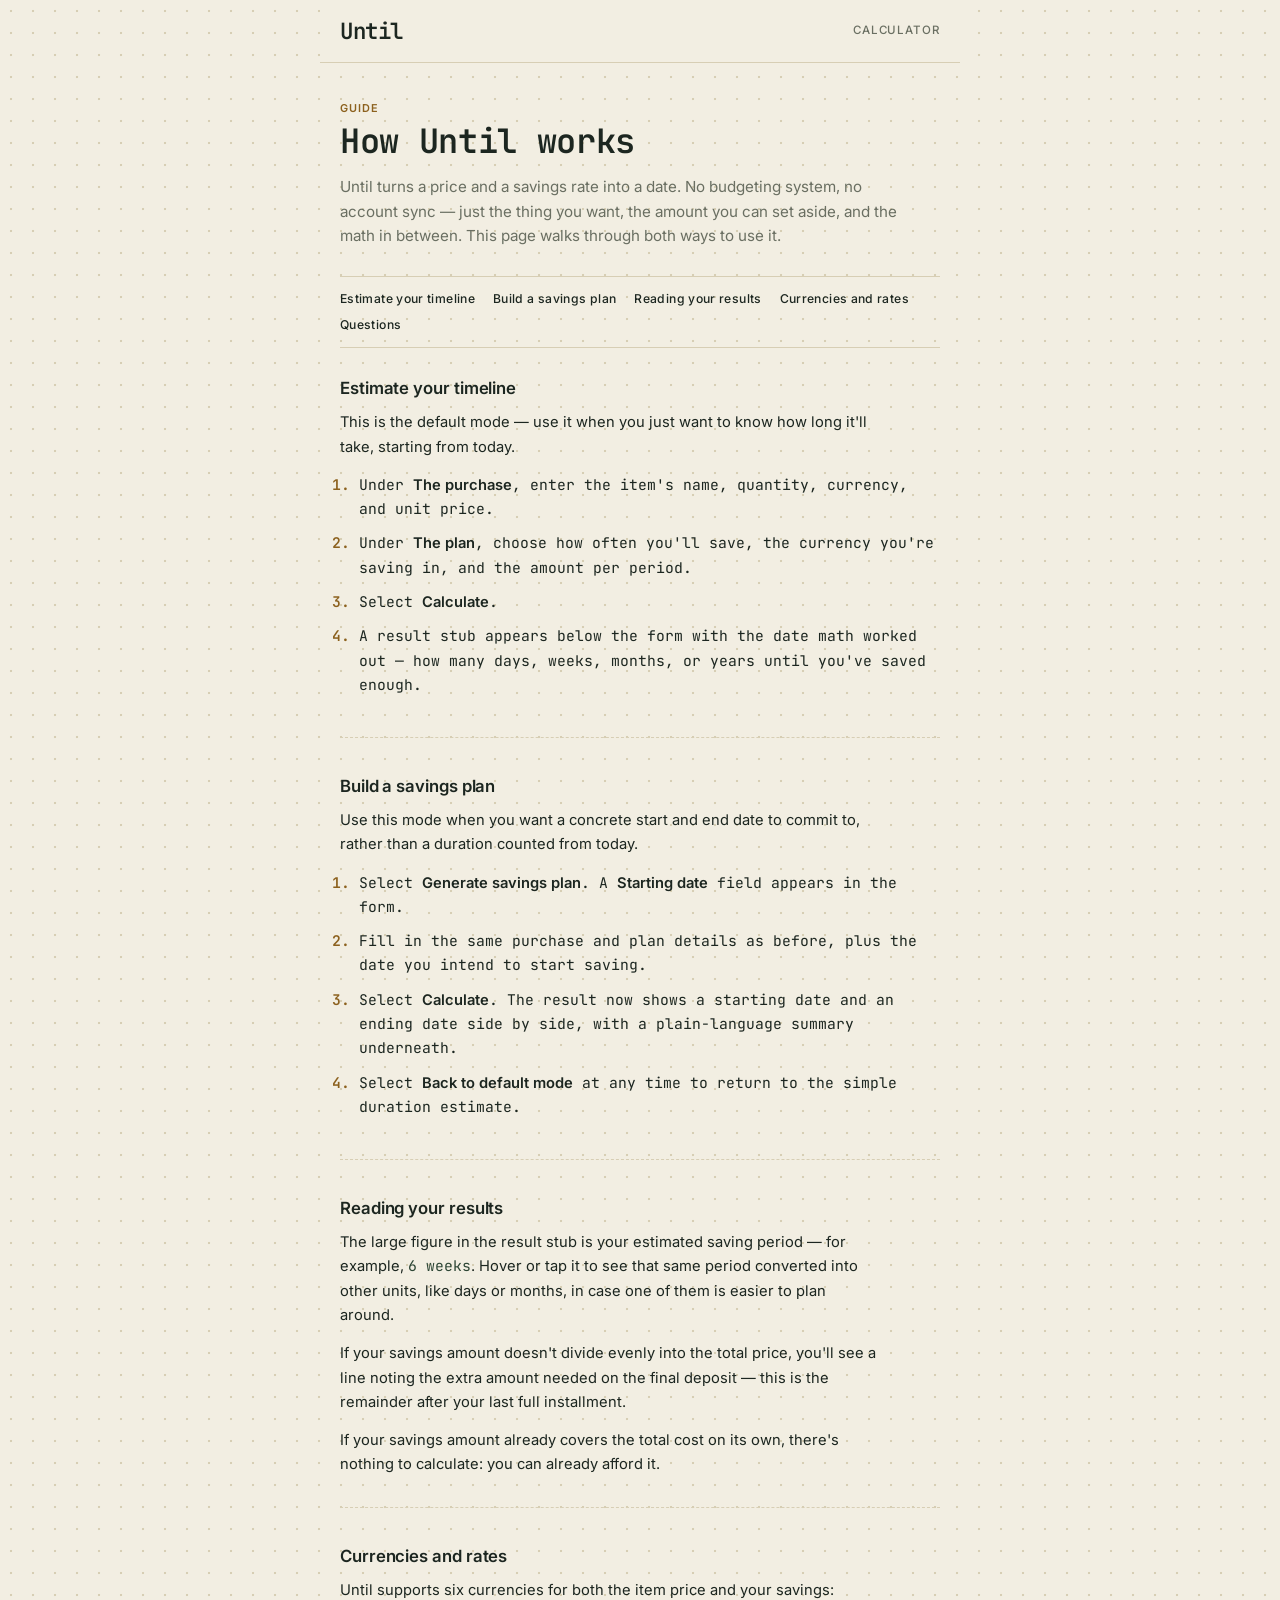
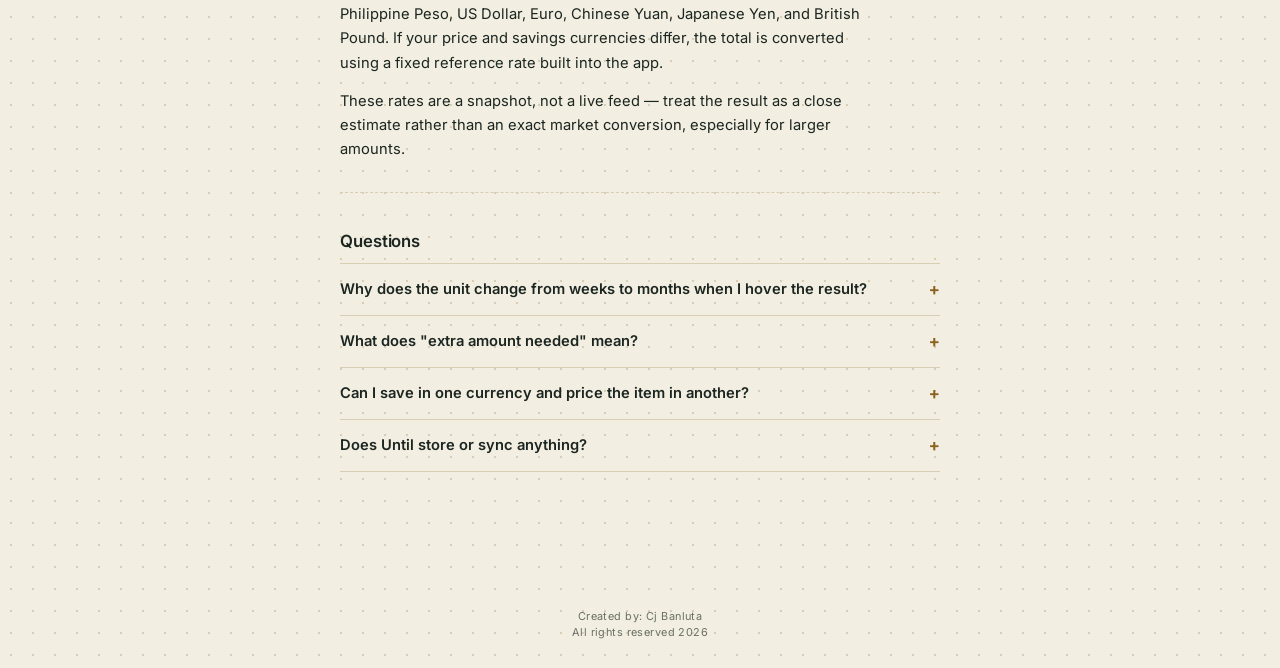
<file: manual.html>
<!DOCTYPE html>
<html lang="en">

<head>
    <meta charset="UTF-8">
    <meta name="viewport" content="width=device-width, initial-scale=1.0">
    <meta name="description"
        content="How Until works — a short guide to estimating your savings timeline and building a savings plan.">
    <title>Guide — Until</title>
    <style>
        @import url('https://fonts.googleapis.com/css2?family=Inter:wght@400;500;600&family=JetBrains+Mono:wght@400;500;600;700&display=swap');

        :root {
            --paper: #F2EEE2;
            --paper-deep: #E8E1CC;
            --ink: #1C2620;
            --ink-soft: #6A6F62;
            --gold: #B8862E;
            --gold-deep: #8C611E;
            --moss: #3E5C46;
            --moss-deep: #2C4534;
            --line: #D7CEB4;
            --radius: 3px;
        }

        *,
        *::before,
        *::after {
            box-sizing: border-box;
        }

        html {
            height: 100%;
        }

        body {
            min-height: 100vh;
            margin: 0;
            display: flex;
            flex-direction: column;
            align-items: center;
            background-color: var(--paper);
            background-image: radial-gradient(var(--line) 1px, transparent 1.6px);
            background-size: 22px 22px;
            color: var(--ink);
            font-family: 'Inter', sans-serif;
            -webkit-font-smoothing: antialiased;
        }

        a {
            color: inherit;
        }

        /* ── Header (shared identity with the calculator) ─ */

        header.site-header {
            position: sticky;
            top: 0;
            width: 100%;
            max-width: 640px;
            display: flex;
            justify-content: space-between;
            align-items: center;
            padding: 16px 20px;
            background: var(--paper);
            border-bottom: 1px solid var(--line);
            z-index: 10;
        }

        .wordmark {
            font-family: 'JetBrains Mono', monospace;
            font-weight: 600;
            font-size: 1.4rem;
            letter-spacing: -0.02em;
            text-decoration: none;
            color: var(--ink);
        }

        .nav-link {
            font-family: 'Inter', sans-serif;
            font-weight: 500;
            font-size: 0.72rem;
            letter-spacing: 0.08em;
            text-transform: uppercase;
            text-decoration: none;
            color: var(--ink-soft);
            border-bottom: 1px solid transparent;
            padding-bottom: 2px;
            transition: color .15s ease, border-color .15s ease;
        }

        .nav-link:hover,
        .nav-link:focus-visible {
            color: var(--gold-deep);
            border-color: var(--gold-deep);
        }

        a:focus-visible {
            outline: 2px solid var(--gold-deep);
            outline-offset: 2px;
        }

        /* ── Layout ─────────────────────────────────────── */

        main,
        footer {
            width: 100%;
            max-width: 640px;
            padding: 0 20px;
        }

        main {
            padding-top: 28px;
            padding-bottom: 60px;
        }

        .kicker {
            font-family: 'Inter', sans-serif;
            font-weight: 600;
            font-size: 0.68rem;
            letter-spacing: 0.1em;
            text-transform: uppercase;
            color: var(--gold-deep);
            margin: 0 0 6px;
        }

        h1 {
            font-family: 'JetBrains Mono', monospace;
            font-weight: 600;
            font-size: clamp(1.6rem, 6vw, 2.1rem);
            letter-spacing: -0.01em;
            margin: 0 0 14px;
            line-height: 1.2;
        }

        .intro {
            font-size: 0.95rem;
            line-height: 1.6;
            color: var(--ink-soft);
            max-width: 56ch;
            margin: 0 0 28px;
        }

        /* ── Table of contents ──────────────────────────── */

        .toc {
            display: flex;
            flex-wrap: wrap;
            gap: 10px 18px;
            padding: 14px 0;
            margin-bottom: 30px;
            border-top: 1px solid var(--line);
            border-bottom: 1px solid var(--line);
        }

        .toc a {
            font-family: 'Inter', sans-serif;
            font-weight: 500;
            font-size: 0.76rem;
            letter-spacing: 0.03em;
            text-decoration: none;
            color: var(--ink);
            border-bottom: 1px solid transparent;
            transition: color .15s ease, border-color .15s ease;
        }

        .toc a:hover {
            color: var(--gold-deep);
            border-color: var(--gold-deep);
        }

        /* ── Sections ───────────────────────────────────── */

        section {
            margin-bottom: 38px;
            padding-bottom: 30px;
            border-bottom: 1px dashed var(--line);
        }

        section:last-of-type {
            border-bottom: none;
        }

        h2 {
            font-family: 'Inter', sans-serif;
            font-weight: 600;
            font-size: 1.05rem;
            letter-spacing: -0.005em;
            margin: 0 0 12px;
            color: var(--ink);
        }

        section p {
            font-size: 0.92rem;
            line-height: 1.65;
            max-width: 60ch;
            margin: 0 0 14px;
        }

        section p:last-child {
            margin-bottom: 0;
        }

        section ol {
            margin: 0;
            padding-left: 1.2em;
            max-width: 60ch;
        }

        section ol li {
            font-size: 0.92rem;
            line-height: 1.65;
            margin-bottom: 10px;
            font-family: 'JetBrains Mono', monospace;
        }

        section ol li::marker {
            color: var(--gold-deep);
            font-weight: 600;
        }

        section ol li strong,
        section p strong {
            font-family: 'Inter', sans-serif;
            font-weight: 600;
            color: var(--ink);
        }

        section ol li em,
        section p em {
            font-style: normal;
            font-family: 'JetBrains Mono', monospace;
            color: var(--moss-deep);
        }

        /* ── FAQ accordion ──────────────────────────────── */

        details {
            border-bottom: 1px solid var(--line);
            padding: 14px 0;
        }

        details:first-of-type {
            border-top: 1px solid var(--line);
        }

        summary {
            cursor: pointer;
            list-style: none;
            display: flex;
            justify-content: space-between;
            align-items: center;
            gap: 12px;
            font-family: 'Inter', sans-serif;
            font-weight: 600;
            font-size: 0.92rem;
            color: var(--ink);
        }

        summary::-webkit-details-marker {
            display: none;
        }

        summary::after {
            content: "+";
            flex-shrink: 0;
            font-family: 'JetBrains Mono', monospace;
            font-size: 1.1rem;
            color: var(--gold-deep);
        }

        details[open] summary::after {
            content: "–";
        }

        details p {
            margin: 10px 0 0;
            color: var(--ink-soft);
            font-size: 0.88rem;
            line-height: 1.6;
            max-width: 58ch;
        }

        /* ── Footer ─────────────────────────────────────── */

        footer {
            margin-top: 8px;
            display: flex;
            flex-direction: column;
            align-items: center;
            padding-bottom: 28px;
        }

        footer p {
            margin: 1px;
            font-family: 'Inter', sans-serif;
            font-size: 0.68rem;
            letter-spacing: 0.04em;
            color: var(--ink-soft);
        }

        @media (prefers-reduced-motion: reduce) {

            *,
            *::before,
            *::after {
                animation-duration: 0.001ms !important;
                transition-duration: 0.001ms !important;
            }
        }

        @media (min-width: 640px) {
            main {
                padding-top: 38px;
            }
        }
    </style>
</head>

<body>
    <header class="site-header">
        <a href="index.html" class="wordmark">Until</a>
        <a href="index.html" class="nav-link">Calculator</a>
    </header>

    <main>
        <p class="kicker">Guide</p>
        <h1>How Until works</h1>
        <p class="intro">
            Until turns a price and a savings rate into a date. No budgeting system, no account
            sync — just the thing you want, the amount you can set aside, and the math in between.
            This page walks through both ways to use it.
        </p>

        <nav class="toc" aria-label="On this page">
            <a href="#estimate">Estimate your timeline</a>
            <a href="#plan">Build a savings plan</a>
            <a href="#results">Reading your results</a>
            <a href="#currency">Currencies and rates</a>
            <a href="#faq">Questions</a>
        </nav>

        <section id="estimate">
            <h2>Estimate your timeline</h2>
            <p>
                This is the default mode — use it when you just want to know how long it'll take,
                starting from today.
            </p>
            <ol>
                <li>Under <strong>The purchase</strong>, enter the item's name, quantity, currency,
                    and unit price.</li>
                <li>Under <strong>The plan</strong>, choose how often you'll save, the currency
                    you're saving in, and the amount per period.</li>
                <li>Select <strong>Calculate</strong>.</li>
                <li>A result stub appears below the form with the date math worked out — how many
                    days, weeks, months, or years until you've saved enough.</li>
            </ol>
        </section>

        <section id="plan">
            <h2>Build a savings plan</h2>
            <p>
                Use this mode when you want a concrete start and end date to commit to, rather
                than a duration counted from today.
            </p>
            <ol>
                <li>Select <strong>Generate savings plan</strong>. A <strong>Starting date</strong>
                    field appears in the form.</li>
                <li>Fill in the same purchase and plan details as before, plus the date you intend
                    to start saving.</li>
                <li>Select <strong>Calculate</strong>. The result now shows a starting date and an
                    ending date side by side, with a plain-language summary underneath.</li>
                <li>Select <strong>Back to default mode</strong> at any time to return to the
                    simple duration estimate.</li>
            </ol>
        </section>

        <section id="results">
            <h2>Reading your results</h2>
            <p>
                The large figure in the result stub is your estimated saving period — for
                example, <em>6 weeks</em>. Hover or tap it to see that same period converted into
                other units, like days or months, in case one of them is easier to plan around.
            </p>
            <p>
                If your savings amount doesn't divide evenly into the total price, you'll see a
                line noting the extra amount needed on the final deposit — this is the remainder
                after your last full installment.
            </p>
            <p>
                If your savings amount already covers the total cost on its own, there's nothing
                to calculate: you can already afford it.
            </p>
        </section>

        <section id="currency">
            <h2>Currencies and rates</h2>
            <p>
                Until supports six currencies for both the item price and your savings: Philippine
                Peso, US Dollar, Euro, Chinese Yuan, Japanese Yen, and British Pound. If your price
                and savings currencies differ, the total is converted using a fixed reference rate
                built into the app.
            </p>
            <p>
                These rates are a snapshot, not a live feed — treat the result as a close estimate
                rather than an exact market conversion, especially for larger amounts.
            </p>
        </section>

        <section id="faq">
            <h2>Questions</h2>

            <details>
                <summary>Why does the unit change from weeks to months when I hover the result?</summary>
                <p>
                    The hover card just re-expresses the same length of time in other units, so you
                    can pick whichever one is easiest to plan around — a payday cadence, a calendar
                    month, and so on. The underlying answer doesn't change.
                </p>
            </details>

            <details>
                <summary>What does "extra amount needed" mean?</summary>
                <p>
                    Until rounds your timeline down to a whole number of saving periods. If that
                    leaves a remainder — say your price doesn't divide evenly by your savings
                    amount — it's shown as a small extra deposit needed on top of your regular
                    schedule.
                </p>
            </details>

            <details>
                <summary>Can I save in one currency and price the item in another?</summary>
                <p>
                    Yes. Set the price currency and the savings currency independently, and Until
                    converts between them automatically using its built-in reference rates.
                </p>
            </details>

            <details>
                <summary>Does Until store or sync anything?</summary>
                <p>
                    No. Nothing is saved between visits — every calculation starts fresh from what
                    you enter in the form.
                </p>
            </details>
        </section>
    </main>

    <footer>
        <p>Created by: Cj Banluta</p>
        <p>All rights reserved 2026</p>
    </footer>
</body>
</html>
</file>
